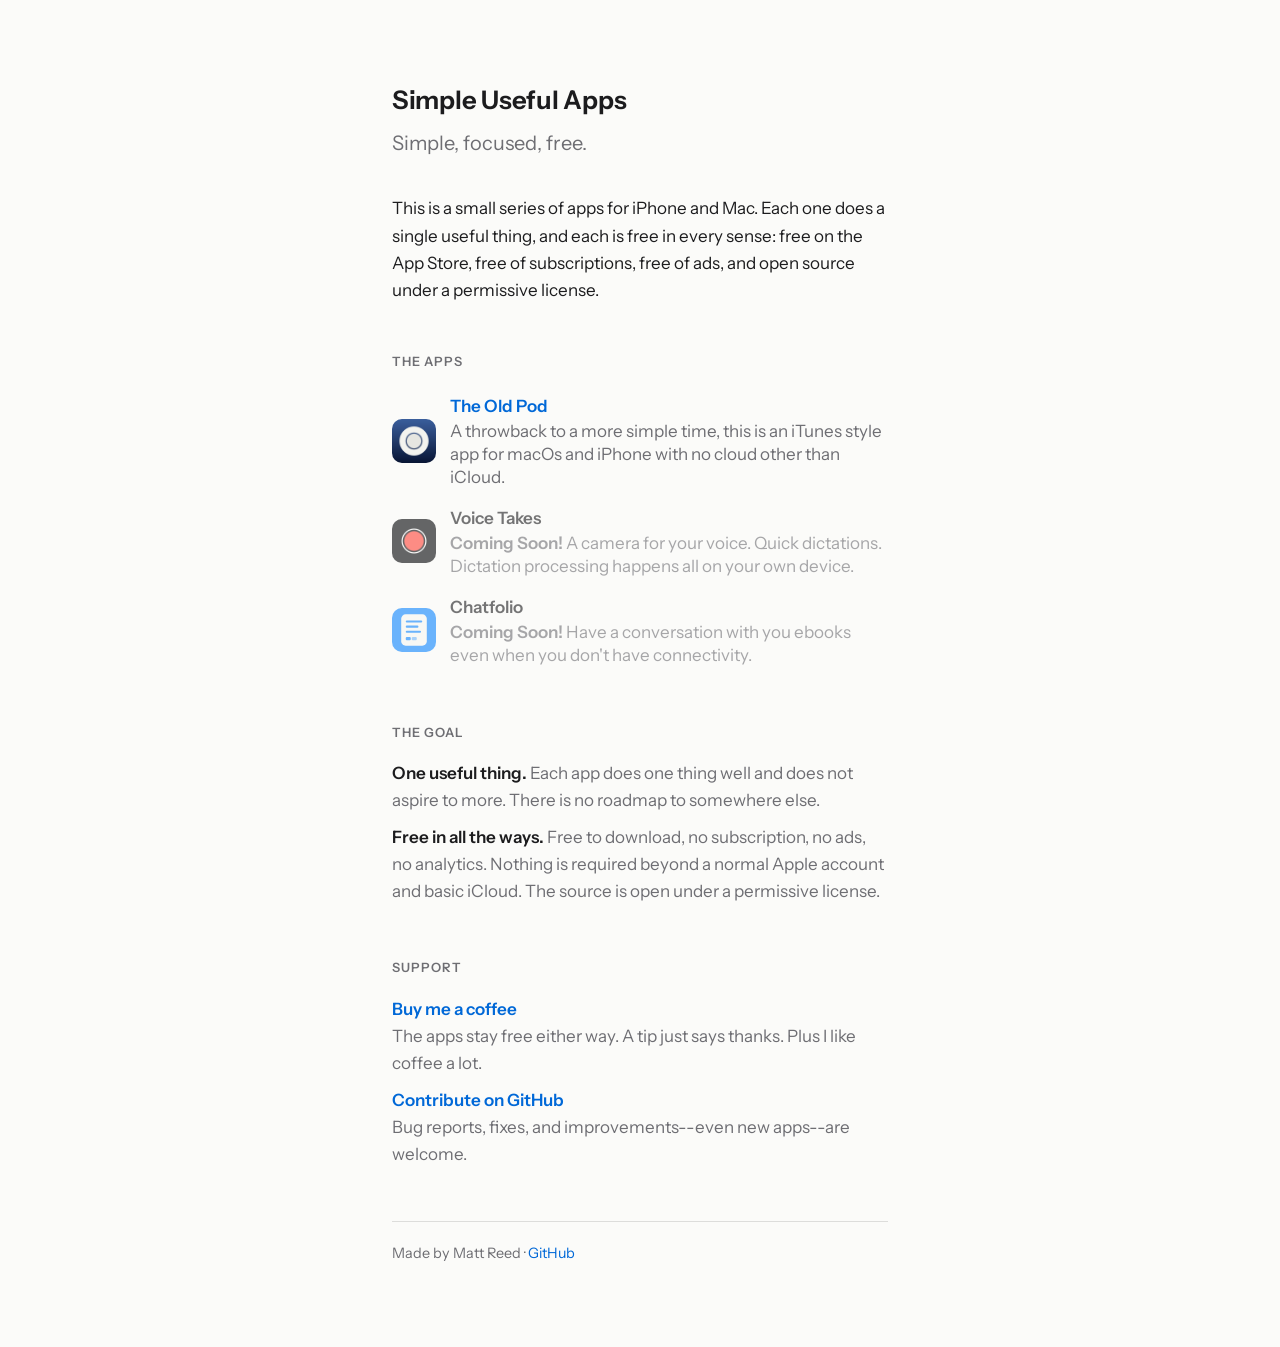
<file: index.html>
<!doctype html>
<html lang="en">
<head>
  <meta charset="utf-8">
  <meta name="viewport" content="width=device-width, initial-scale=1">
  <title>Simple Useful Apps</title>
  <meta name="description" content="A small series of Apple apps that each do one useful thing, free in all ways: no ads, no subscriptions, no accounts, open source.">
  <meta name="theme-color" content="#101318" media="(prefers-color-scheme: dark)">
  <meta name="theme-color" content="#fbfbf9" media="(prefers-color-scheme: light)">
  <link rel="icon" href="assets/favicon.png">
  <link rel="apple-touch-icon" href="assets/favicon.png">
  <link rel="stylesheet" href="assets/site.css?v=4">
</head>
<body>
<main>
  <h1>Simple Useful Apps</h1>
  <p class="tagline">Simple, focused, free.</p>

  <p>This is a small series of apps for iPhone and&nbsp;Mac. Each one does a single useful thing, and each is free in every sense: free on the App&nbsp;Store, free of subscriptions, free of ads, and open source under a permissive license.</p>

  <hr>

  <h2>The apps</h2>
  <ul class="apps">
    <li><img src="theoldpod/assets/icon.png" width="44" height="44" alt=""> <a href="theoldpod/">The Old Pod</a> <span>A throwback to a more simple time, this is an iTunes style app for macOs and iPhone with no cloud other than iCloud.</span></li>
    <li class="soon"><img src="takes/assets/icon.png" width="44" height="44" alt=""> <strong>Voice Takes</strong> <span><strong>Coming Soon!</strong> A camera for your voice. Quick dictations. Dictation processing happens all on your own device.</span></li>
    <li class="soon"><img src="chatfolio/assets/icon.svg" width="44" height="44" alt=""> <strong>Chatfolio</strong> <span><strong>Coming Soon!</strong> Have a conversation with you ebooks even when you don't have connectivity.</span></li>
  </ul>

  <hr>

  <h2>The goal</h2>
  <ul>
    <li><strong>One useful thing.</strong> <span>Each app does one thing well and does not aspire to more. There is no roadmap to somewhere else.</span></li>
    <li><strong>Free in all the ways.</strong> <span>Free to download, no subscription, no ads, no analytics. Nothing is required beyond a normal Apple account and basic iCloud. The source is open under a permissive license.</span></li>
  </ul>

  <hr>

  <h2>Support</h2>
  <ul class="links">
    <li><a href="https://ko-fi.com/mattlreed">Buy me a coffee</a> <span>The apps stay free either way. A tip just says thanks. Plus I like coffee a lot.</span></li>
    <li><a href="https://github.com/simple-useful-apps/usefulapps/blob/main/CONTRIBUTING.md">Contribute on GitHub</a> <span>Bug reports, fixes, and improvements--even new apps--are welcome.</span></li>
  </ul>

  <footer>
    <p>Made by Matt Reed · <a href="https://github.com/mattreed555">GitHub</a></p>
  </footer>
</main>
</body>
</html>
</file>
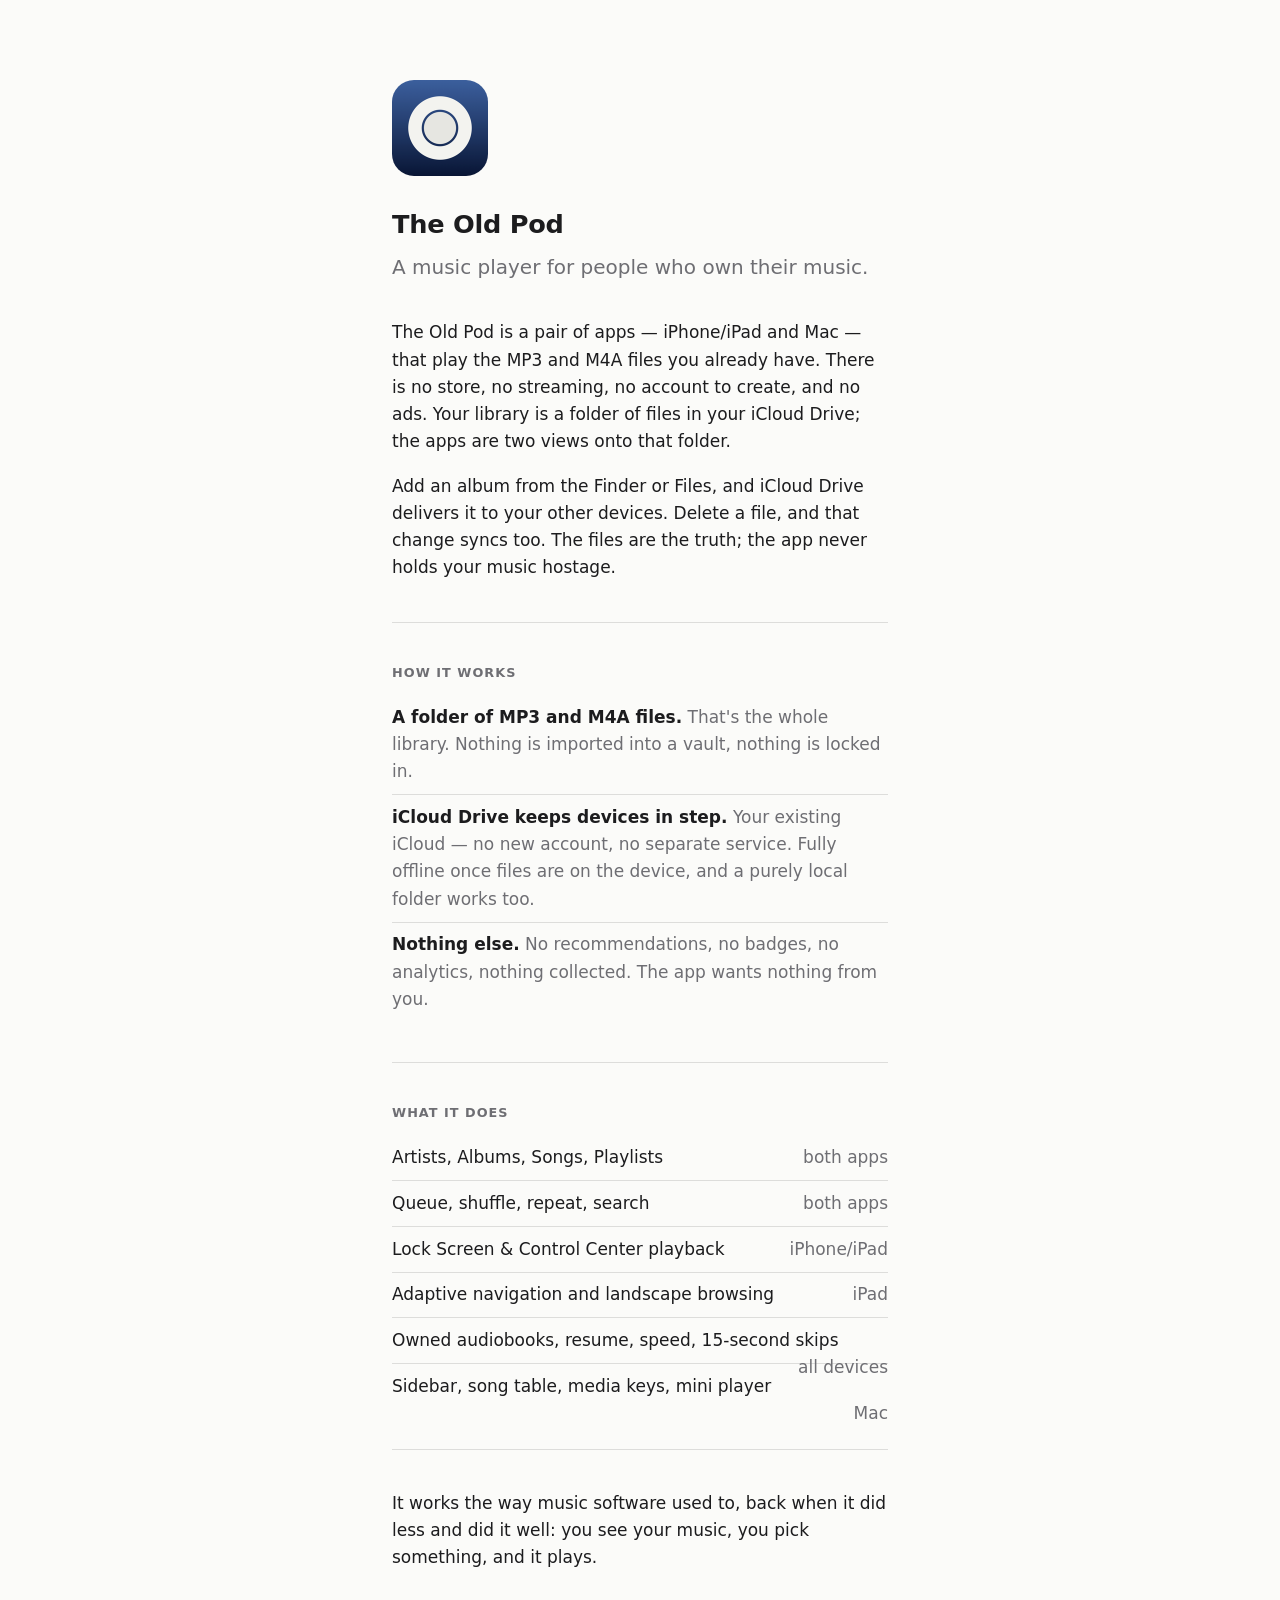
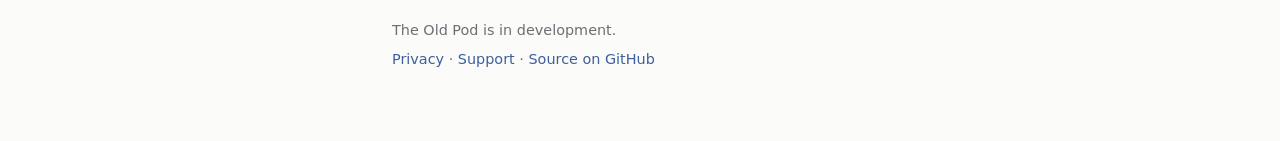
<file: theoldpod/index.html>
<!doctype html>
<html lang="en">
<head>
  <meta charset="utf-8">
  <meta name="viewport" content="width=device-width, initial-scale=1">
  <title>The Old Pod — a music player for people who own their music</title>
  <meta name="description" content="An iPhone, iPad, and Mac MP3 player with no store, no streaming, no account, and no ads. Your library is a folder of files.">
  <meta name="theme-color" content="#101318" media="(prefers-color-scheme: dark)">
  <meta name="theme-color" content="#fbfbf9" media="(prefers-color-scheme: light)">
  <link rel="icon" href="assets/icon.png">
  <link rel="apple-touch-icon" href="assets/icon.png">
  <link rel="stylesheet" href="assets/site.css">
</head>
<body>
<main>
  <img class="icon" src="assets/icon.png" alt="The Old Pod app icon — a click wheel on a blue background">
  <h1>The Old Pod</h1>
  <p class="tagline">A music player for people who own their music.</p>

  <p>The Old Pod is a pair of apps — iPhone/iPad&nbsp;and&nbsp;Mac — that play the MP3 and M4A files you already have. There is no store, no streaming, no account to create, and no ads. Your library is a folder of files in your iCloud&nbsp;Drive; the apps are two views onto that folder.</p>
  <p>Add an album from the Finder or Files, and iCloud Drive delivers it to your other devices. Delete a file, and that change syncs too. The files are the truth; the app never holds your music hostage.</p>

  <hr>

  <h2>How it works</h2>
  <ul>
    <li><strong>A folder of MP3 and M4A files.</strong> <span>That's the whole library. Nothing is imported into a vault, nothing is locked in.</span></li>
    <li><strong>iCloud Drive keeps devices in step.</strong> <span>Your existing iCloud — no new account, no separate service. Fully offline once files are on the device, and a purely local folder works too.</span></li>
    <li><strong>Nothing else.</strong> <span>No recommendations, no badges, no analytics, nothing collected. The app wants nothing from you.</span></li>
  </ul>

  <hr>

  <h2>What it does</h2>
  <ul>
    <li>Artists, Albums, Songs, Playlists <span class="meta">both apps</span></li>
    <li>Queue, shuffle, repeat, search <span class="meta">both apps</span></li>
    <li>Lock Screen &amp; Control Center playback <span class="meta">iPhone/iPad</span></li>
    <li>Adaptive navigation and landscape browsing <span class="meta">iPad</span></li>
    <li>Owned audiobooks, resume, speed, 15-second skips <span class="meta">all devices</span></li>
    <li>Sidebar, song table, media keys, mini player <span class="meta">Mac</span></li>
  </ul>

  <hr>

  <p>It works the way music software used to, back when it did less and did it well: you see your music, you pick something, and it plays.</p>

  <footer>
    <p>The Old Pod is in development.</p>
    <p><a href="privacy.html">Privacy</a> · <a href="support.html">Support</a> · <a href="https://github.com/simple-useful-apps/theoldpod">Source on GitHub</a></p>
  </footer>
</main>
</body>
</html>
</file>
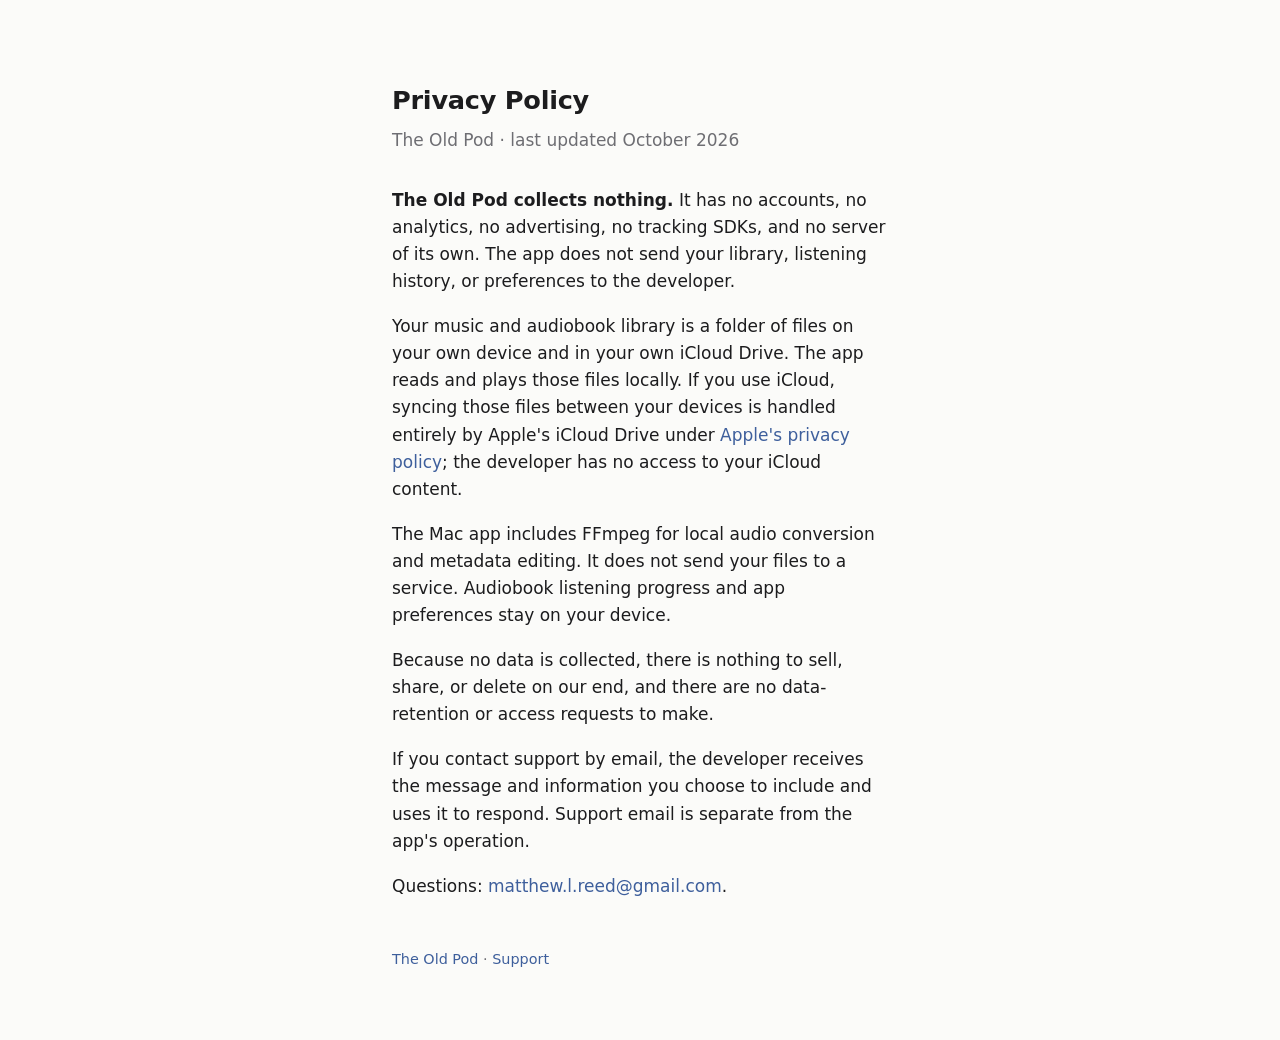
<file: theoldpod/privacy.html>
<!doctype html>
<html lang="en">
<head>
  <meta charset="utf-8">
  <meta name="viewport" content="width=device-width, initial-scale=1">
  <title>The Old Pod — Privacy Policy</title>
  <meta name="description" content="Privacy policy for The Old Pod iPhone, iPad, and Mac apps.">
  <link rel="icon" href="assets/icon.png">
  <link rel="stylesheet" href="assets/site.css">
</head>
<body>
<main>
  <h1>Privacy Policy</h1>
  <p class="updated">The Old Pod · last updated October 2026</p>

  <p><strong>The Old Pod collects nothing.</strong> It has no accounts, no analytics, no advertising, no tracking SDKs, and no server of its own. The app does not send your library, listening history, or preferences to the developer.</p>

  <p>Your music and audiobook library is a folder of files on your own device and in your own iCloud Drive. The app reads and plays those files locally. If you use iCloud, syncing those files between your devices is handled entirely by Apple's iCloud Drive under <a href="https://www.apple.com/legal/privacy/">Apple's privacy policy</a>; the developer has no access to your iCloud content.</p>

  <p>The Mac app includes FFmpeg for local audio conversion and metadata editing. It does not send your files to a service. Audiobook listening progress and app preferences stay on your device.</p>

  <p>Because no data is collected, there is nothing to sell, share, or delete on our end, and there are no data-retention or access requests to make.</p>

  <p>If you contact support by email, the developer receives the message and information you choose to include and uses it to respond. Support email is separate from the app's operation.</p>

  <p>Questions: <a href="mailto:matthew.l.reed@gmail.com">matthew.l.reed@gmail.com</a>.</p>

  <footer><p><a href="index.html">The Old Pod</a> · <a href="support.html">Support</a></p></footer>
</main>
</body>
</html>
</file>
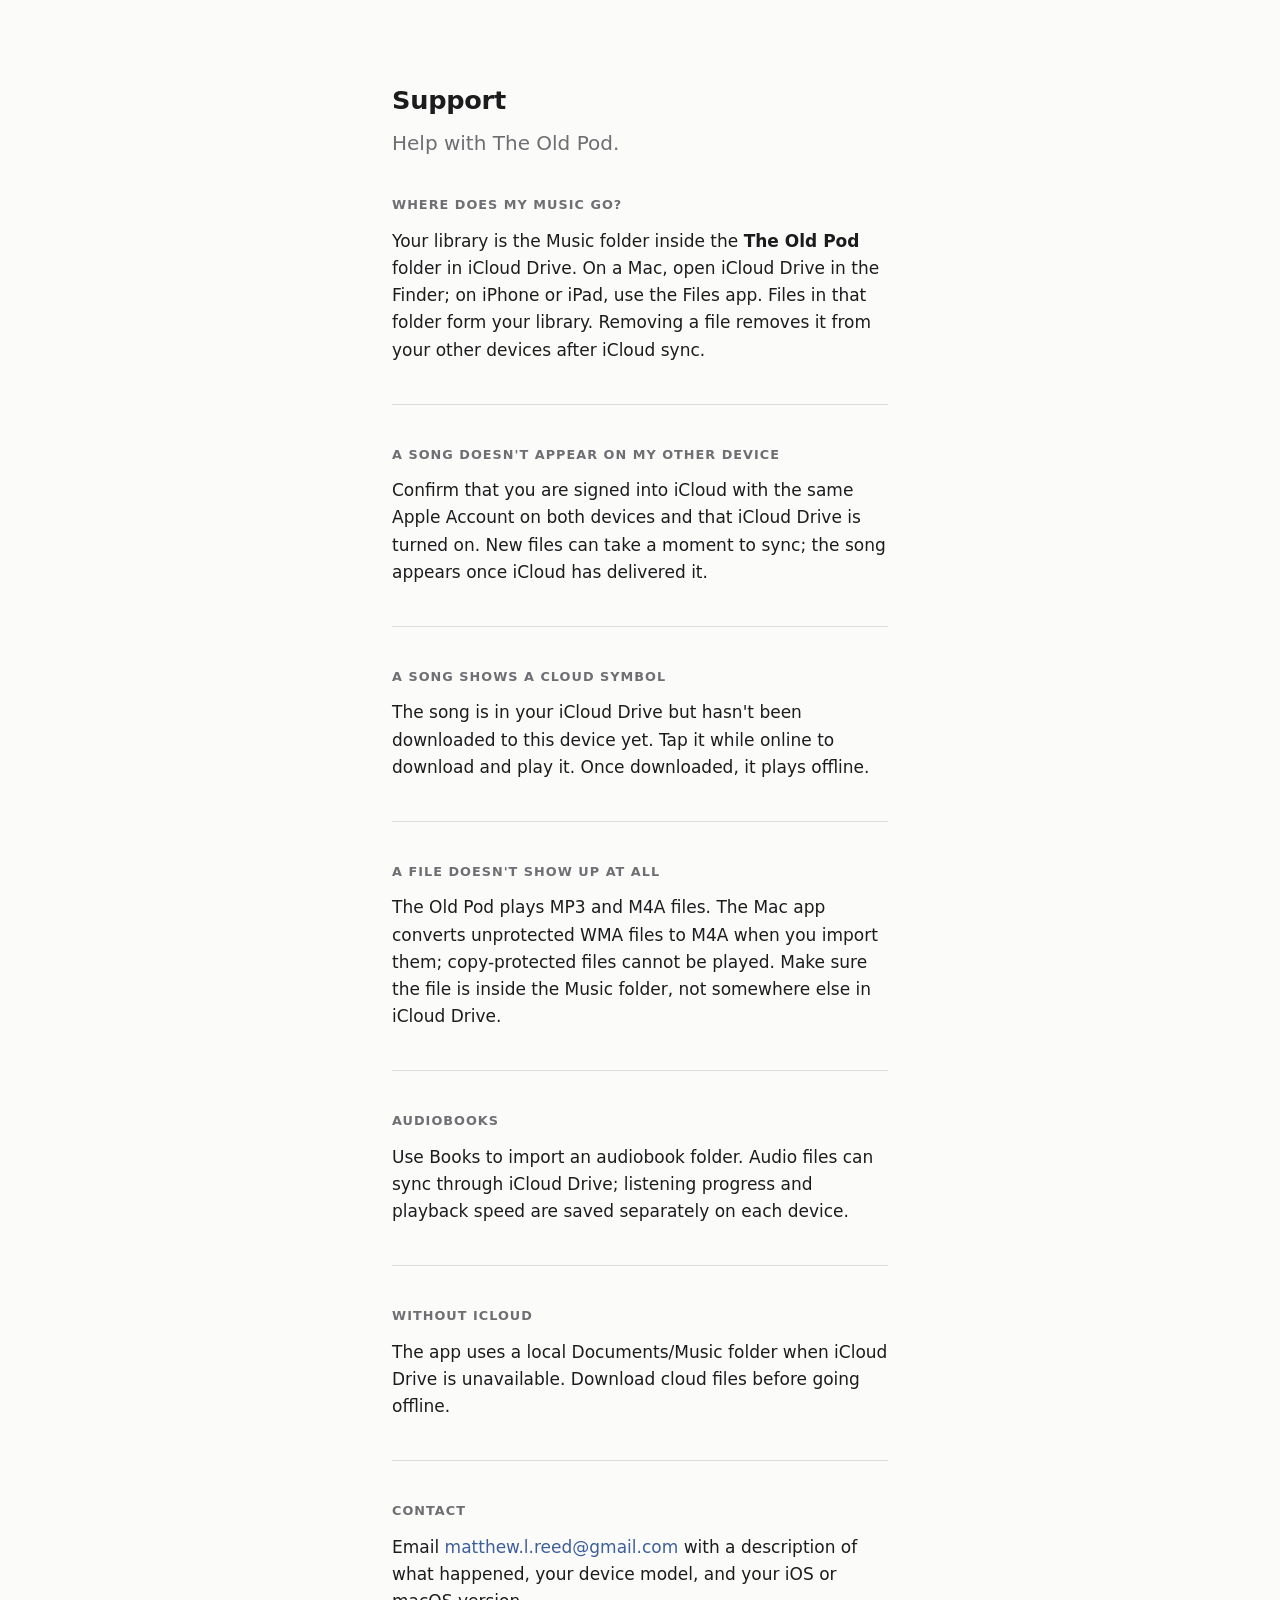
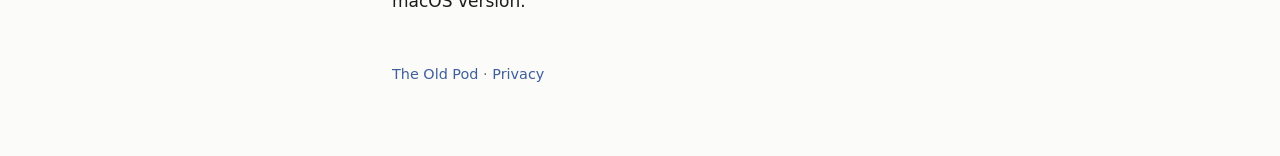
<file: theoldpod/support.html>
<!doctype html>
<html lang="en">
<head>
  <meta charset="utf-8">
  <meta name="viewport" content="width=device-width, initial-scale=1">
  <title>The Old Pod — Support</title>
  <meta name="description" content="Help and support for The Old Pod iPhone, iPad, and Mac apps.">
  <link rel="icon" href="assets/icon.png">
  <link rel="stylesheet" href="assets/site.css">
</head>
<body>
<main>
  <h1>Support</h1>
  <p class="tagline">Help with The Old Pod.</p>

  <h2>Where does my music go?</h2>
  <p>Your library is the Music folder inside the <strong>The Old Pod</strong> folder in iCloud&nbsp;Drive. On a Mac, open iCloud Drive in the Finder; on iPhone or iPad, use the Files app. Files in that folder form your library. Removing a file removes it from your other devices after iCloud sync.</p>

  <hr>

  <h2>A song doesn't appear on my other device</h2>
  <p>Confirm that you are signed into iCloud with the same Apple Account on both devices and that iCloud Drive is turned on. New files can take a moment to sync; the song appears once iCloud has delivered it.</p>

  <hr>

  <h2>A song shows a cloud symbol</h2>
  <p>The song is in your iCloud Drive but hasn't been downloaded to this device yet. Tap it while online to download and play it. Once downloaded, it plays offline.</p>

  <hr>

  <h2>A file doesn't show up at all</h2>
  <p>The Old Pod plays MP3 and M4A files. The Mac app converts unprotected WMA files to M4A when you import them; copy-protected files cannot be played. Make sure the file is inside the Music folder, not somewhere else in iCloud&nbsp;Drive.</p>

  <hr>

  <h2>Audiobooks</h2>
  <p>Use Books to import an audiobook folder. Audio files can sync through iCloud Drive; listening progress and playback speed are saved separately on each device.</p>

  <hr>

  <h2>Without iCloud</h2>
  <p>The app uses a local Documents/Music folder when iCloud Drive is unavailable. Download cloud files before going offline.</p>

  <hr>

  <h2>Contact</h2>
  <p>Email <a href="mailto:matthew.l.reed@gmail.com">matthew.l.reed@gmail.com</a> with a description of what happened, your device model, and your iOS or macOS version.</p>

  <footer><p><a href="index.html">The Old Pod</a> · <a href="privacy.html">Privacy</a></p></footer>
</main>
</body>
</html>
</file>
<file: assets/site.css>
/* Instrument Sans, SIL Open Font License (see InstrumentSans-OFL.txt). */
@font-face {
  font-family: "Instrument Sans";
  src: url("InstrumentSans.woff2") format("woff2");
  font-weight: 400 700;
  font-display: swap;
}

:root {
  color-scheme: light dark;
  --bg: #fbfbf9;
  --fg: #1c1c1e;
  --muted: #6e6e73;
  --accent: #0068d7;
  --rule: rgba(0, 0, 0, 0.12);
}

@media (prefers-color-scheme: dark) {
  :root {
    --bg: #101318;
    --fg: #f2f2ef;
    --muted: #98989f;
    --accent: #0a84ff;
    --rule: rgba(255, 255, 255, 0.14);
  }
}

* { box-sizing: border-box; margin: 0; padding: 0; }

body {
  background: var(--bg);
  color: var(--fg);
  font: 17px/1.6 "Instrument Sans", -apple-system, BlinkMacSystemFont, "Segoe UI", system-ui, sans-serif;
  -webkit-font-smoothing: antialiased;
}

main { max-width: 34rem; margin: 0 auto; padding: 5rem 1.5rem 4rem; }

h1 { margin-bottom: 0.4rem; font-size: 1.6rem; font-weight: 650; letter-spacing: -0.01em; }

.tagline { margin-bottom: 2.25rem; color: var(--muted); font-size: 1.25rem; }

p { margin-bottom: 1.1rem; }

strong { font-weight: 600; }

hr { margin: 1.5rem 0; border: 0; }

h2 {
  margin-bottom: 0.75rem;
  color: var(--muted);
  font-size: 0.8rem;
  font-weight: 600;
  letter-spacing: 0.08em;
  text-transform: uppercase;
}

ul { margin-bottom: 1.1rem; list-style: none; }

li { padding: 0.3rem 0; }

li span { color: var(--muted); }

.apps li { padding: 0.5rem 0; display: grid; grid-template-columns: 2.75rem 1fr; column-gap: 0.9rem; align-items: center; }

.apps img { grid-row: span 2; width: 2.75rem; height: 2.75rem; border-radius: 22.5%; }

.apps a, .links a { font-weight: 600; }

.links a { display: block; }

.apps span { line-height: 1.35; }

.apps .soon { opacity: 0.6; }

footer { margin-top: 3rem; padding-top: 1.25rem; border-top: 1px solid var(--rule); color: var(--muted); font-size: 0.9rem; }

a { color: var(--accent); text-decoration: none; }

a:hover { text-decoration: underline; }

a:focus-visible { outline: 3px solid var(--accent); outline-offset: 3px; border-radius: 2px; }

@media (max-width: 28rem) {
  main { padding-top: 3.5rem; }
}
</file>
<file: theoldpod/assets/site.css>
:root {
  color-scheme: light dark;
  --bg: #fbfbf9;
  --fg: #1c1c1e;
  --muted: #6e6e73;
  --accent: #3e5f9c;
  --focus: #3e5f9c;
  --rule: rgba(0, 0, 0, 0.12);
}

@media (prefers-color-scheme: dark) {
  :root {
    --bg: #101318;
    --fg: #f2f2ef;
    --muted: #98989f;
    --accent: #8fadd9;
    --focus: #8fadd9;
    --rule: rgba(255, 255, 255, 0.14);
  }
}

* {
  box-sizing: border-box;
  margin: 0;
  padding: 0;
}

body {
  background: var(--bg);
  color: var(--fg);
  font: 17px/1.6 -apple-system, BlinkMacSystemFont, "Segoe UI", system-ui, sans-serif;
  -webkit-font-smoothing: antialiased;
}

main {
  max-width: 34rem;
  margin: 0 auto;
  padding: 5rem 1.5rem 4rem;
}

.icon {
  width: 96px;
  height: 96px;
  display: block;
  margin-bottom: 1.75rem;
  border-radius: 22px;
}

h1 {
  margin-bottom: 0.4rem;
  font-size: 1.6rem;
  font-weight: 650;
  letter-spacing: -0.01em;
}

.tagline {
  margin-bottom: 2.25rem;
  color: var(--muted);
  font-size: 1.25rem;
}

.updated {
  margin-bottom: 2rem;
  color: var(--muted);
}

p {
  margin-bottom: 1.1rem;
}

strong {
  font-weight: 600;
}

hr {
  margin: 2.5rem 0;
  border: 0;
  border-top: 1px solid var(--rule);
}

h2 {
  margin-bottom: 0.75rem;
  color: var(--muted);
  font-size: 0.8rem;
  font-weight: 600;
  letter-spacing: 0.08em;
  text-transform: uppercase;
}

ul {
  list-style: none;
}

li {
  padding: 0.55rem 0;
  border-bottom: 1px solid var(--rule);
}

li:last-child {
  border-bottom: 0;
}

li span {
  color: var(--muted);
}

.meta {
  float: right;
  color: var(--muted);
  font-variant-numeric: tabular-nums;
}

footer {
  margin-top: 3rem;
  color: var(--muted);
  font-size: 0.9rem;
}

footer p {
  margin-bottom: 0.35rem;
}

a {
  color: var(--accent);
  text-decoration: none;
}

a:hover {
  text-decoration: underline;
}

a:focus-visible {
  outline: 3px solid var(--focus);
  outline-offset: 3px;
  border-radius: 2px;
}

@media (max-width: 28rem) {
  main {
    padding-top: 3.5rem;
  }

  .meta {
    float: none;
    display: block;
  }
}
</file>
